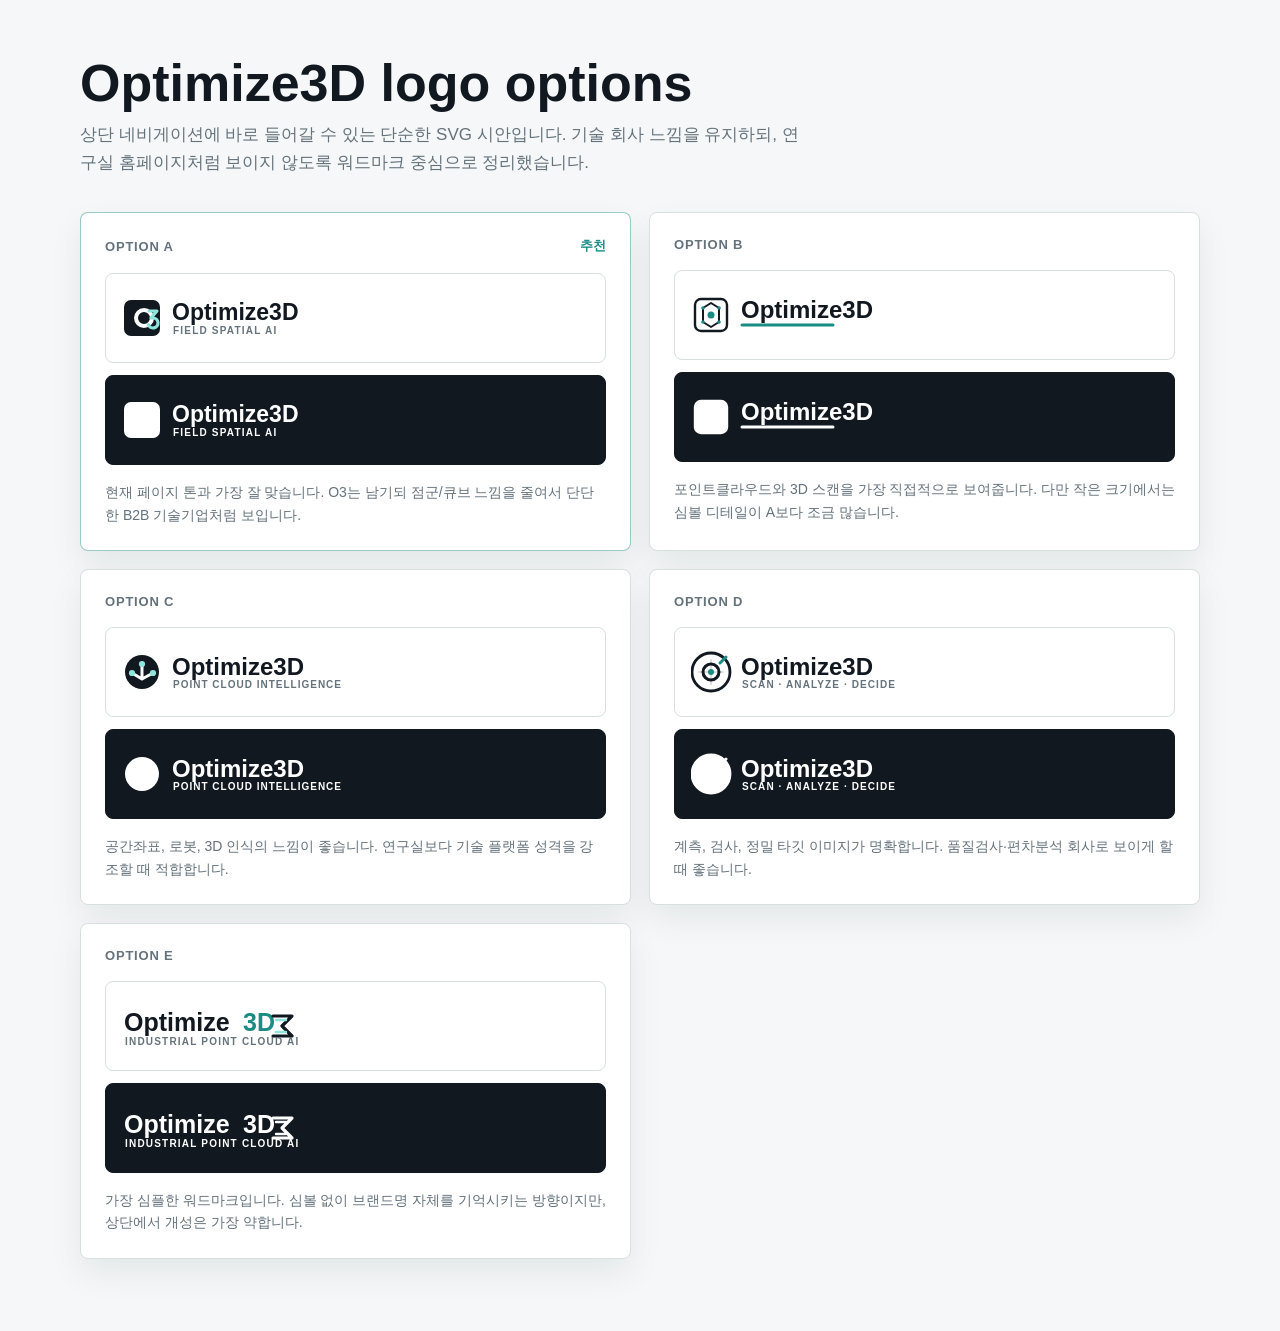
<file: logo-options.html>
<!doctype html>
<html lang="ko">
<head>
  <meta charset="utf-8">
  <meta name="viewport" content="width=device-width, initial-scale=1">
  <title>Optimize3D Logo Options</title>
  <style>
    :root {
      --ink: #111820;
      --muted: #64727b;
      --line: #d8e0de;
      --paper: #f5f7f8;
      --surface: #ffffff;
      --teal: #1b8c84;
    }
    * { box-sizing: border-box; }
    body {
      margin: 0;
      font-family: Inter, Arial, sans-serif;
      background: var(--paper);
      color: var(--ink);
    }
    main {
      width: min(1120px, calc(100% - 40px));
      margin: 0 auto;
      padding: 56px 0 72px;
    }
    h1 {
      margin: 0 0 10px;
      font-size: clamp(30px, 5vw, 52px);
      letter-spacing: 0;
      line-height: 1.05;
    }
    .lead {
      max-width: 720px;
      margin: 0 0 34px;
      color: var(--muted);
      font-size: 17px;
      line-height: 1.7;
    }
    .grid {
      display: grid;
      grid-template-columns: repeat(2, minmax(0, 1fr));
      gap: 18px;
    }
    .option {
      background: var(--surface);
      border: 1px solid var(--line);
      border-radius: 8px;
      padding: 24px;
      box-shadow: 0 14px 34px rgba(17, 24, 32, .07);
    }
    .option.recommended {
      border-color: rgba(27, 140, 132, .45);
    }
    .label {
      display: flex;
      align-items: center;
      justify-content: space-between;
      gap: 16px;
      margin-bottom: 18px;
      color: var(--muted);
      font-size: 13px;
      font-weight: 800;
      letter-spacing: .8px;
      text-transform: uppercase;
    }
    .badge {
      color: var(--teal);
      letter-spacing: 0;
      text-transform: none;
    }
    .logo-row {
      min-height: 86px;
      display: flex;
      align-items: center;
      border: 1px solid var(--line);
      border-radius: 8px;
      padding: 16px;
      background: #fff;
    }
    .dark {
      margin-top: 12px;
      background: var(--ink);
      border-color: var(--ink);
    }
    .dark img {
      filter: brightness(0) invert(1);
    }
    .note {
      margin: 16px 0 0;
      color: var(--muted);
      font-size: 14px;
      line-height: 1.6;
    }
    img {
      width: min(280px, 100%);
      height: auto;
    }
    @media (max-width: 760px) {
      main { width: min(100% - 28px, 1120px); padding-top: 34px; }
      .grid { grid-template-columns: 1fr; }
      .option { padding: 18px; }
    }
  </style>
</head>
<body>
  <main>
    <h1>Optimize3D logo options</h1>
    <p class="lead">상단 네비게이션에 바로 들어갈 수 있는 단순한 SVG 시안입니다. 기술 회사 느낌을 유지하되, 연구실 홈페이지처럼 보이지 않도록 워드마크 중심으로 정리했습니다.</p>

    <section class="grid" aria-label="Logo options">
      <article class="option recommended">
        <div class="label"><span>Option A</span><span class="badge">추천</span></div>
        <div class="logo-row"><img src="assets/brand/logo-option-a.svg" alt="Logo option A"></div>
        <div class="logo-row dark"><img src="assets/brand/logo-option-a.svg" alt=""></div>
        <p class="note">현재 페이지 톤과 가장 잘 맞습니다. O3는 남기되 점군/큐브 느낌을 줄여서 단단한 B2B 기술기업처럼 보입니다.</p>
      </article>

      <article class="option">
        <div class="label"><span>Option B</span></div>
        <div class="logo-row"><img src="assets/brand/logo-option-b.svg" alt="Logo option B"></div>
        <div class="logo-row dark"><img src="assets/brand/logo-option-b.svg" alt=""></div>
        <p class="note">포인트클라우드와 3D 스캔을 가장 직접적으로 보여줍니다. 다만 작은 크기에서는 심볼 디테일이 A보다 조금 많습니다.</p>
      </article>

      <article class="option">
        <div class="label"><span>Option C</span></div>
        <div class="logo-row"><img src="assets/brand/logo-option-c.svg" alt="Logo option C"></div>
        <div class="logo-row dark"><img src="assets/brand/logo-option-c.svg" alt=""></div>
        <p class="note">공간좌표, 로봇, 3D 인식의 느낌이 좋습니다. 연구실보다 기술 플랫폼 성격을 강조할 때 적합합니다.</p>
      </article>

      <article class="option">
        <div class="label"><span>Option D</span></div>
        <div class="logo-row"><img src="assets/brand/logo-option-d.svg" alt="Logo option D"></div>
        <div class="logo-row dark"><img src="assets/brand/logo-option-d.svg" alt=""></div>
        <p class="note">계측, 검사, 정밀 타깃 이미지가 명확합니다. 품질검사·편차분석 회사로 보이게 할 때 좋습니다.</p>
      </article>

      <article class="option">
        <div class="label"><span>Option E</span></div>
        <div class="logo-row"><img src="assets/brand/logo-option-e.svg" alt="Logo option E"></div>
        <div class="logo-row dark"><img src="assets/brand/logo-option-e.svg" alt=""></div>
        <p class="note">가장 심플한 워드마크입니다. 심볼 없이 브랜드명 자체를 기억시키는 방향이지만, 상단에서 개성은 가장 약합니다.</p>
      </article>
    </section>
  </main>
</body>
</html>
</file>
